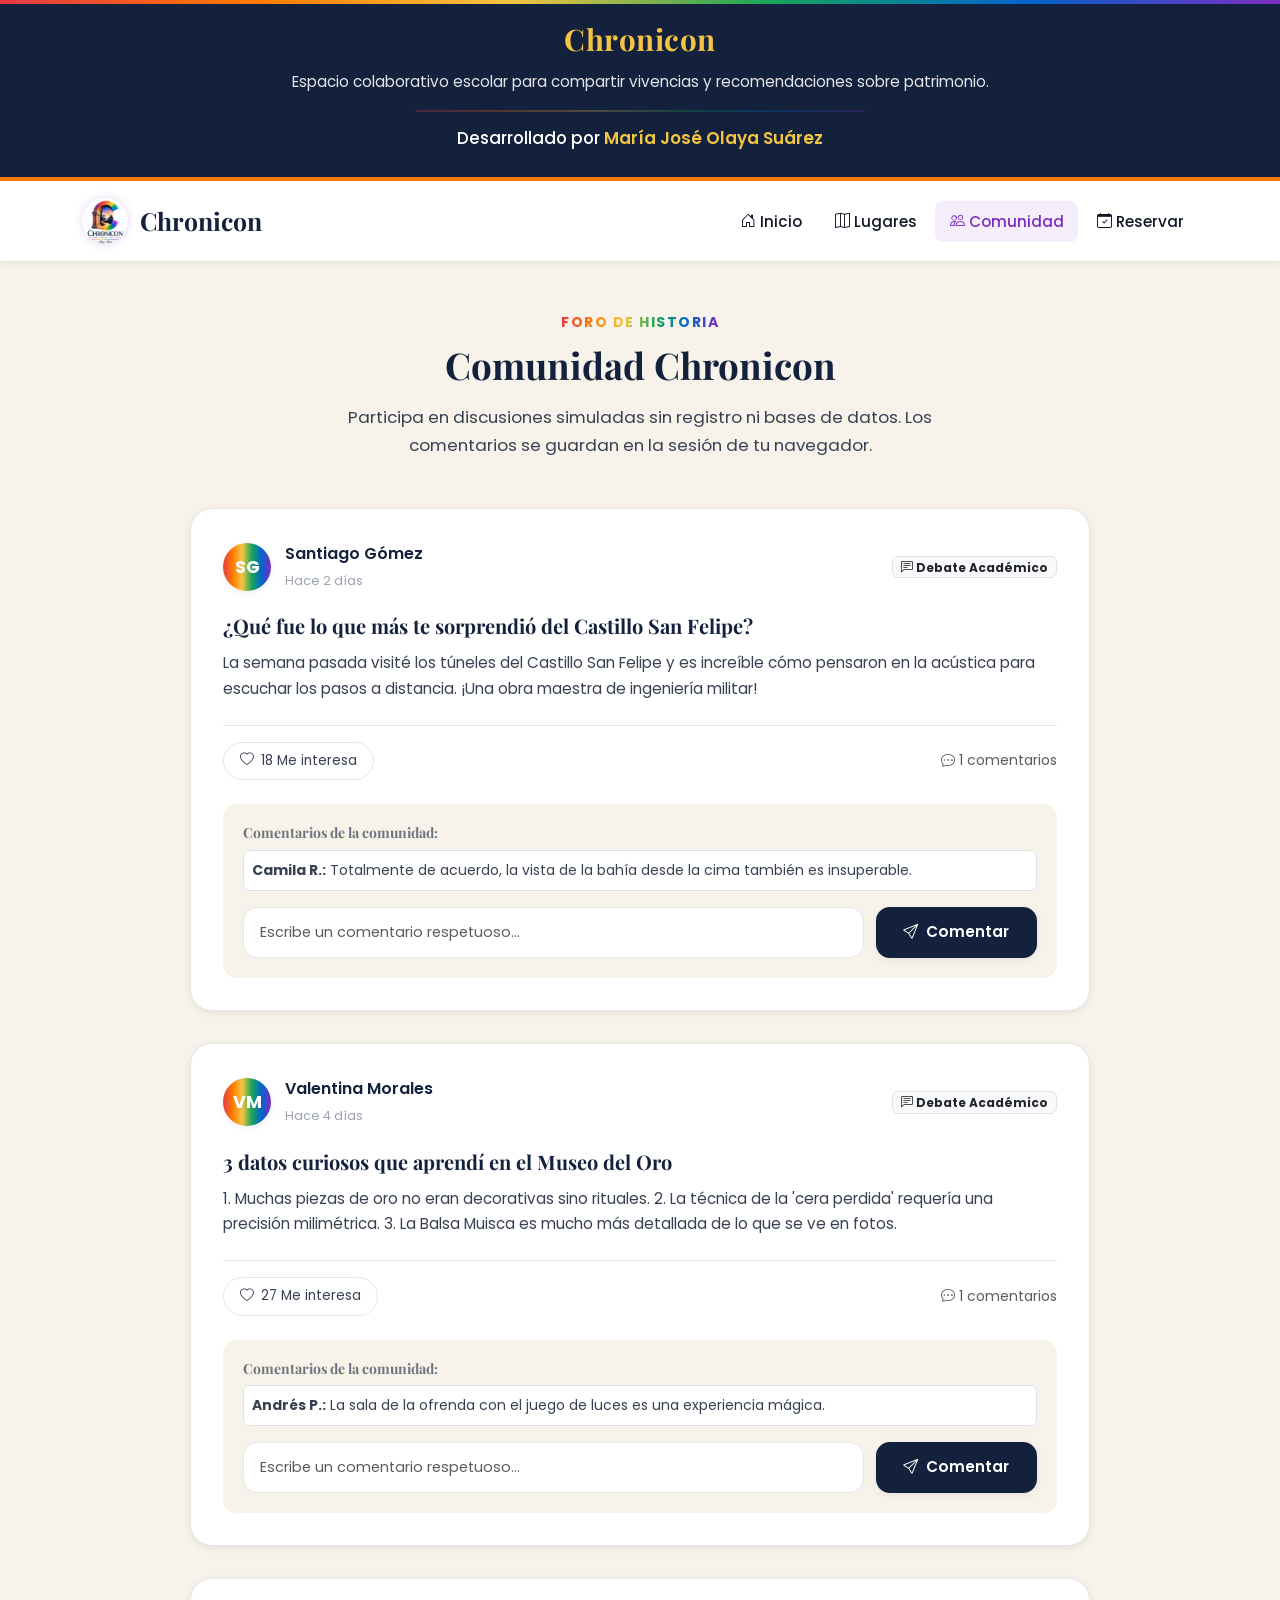
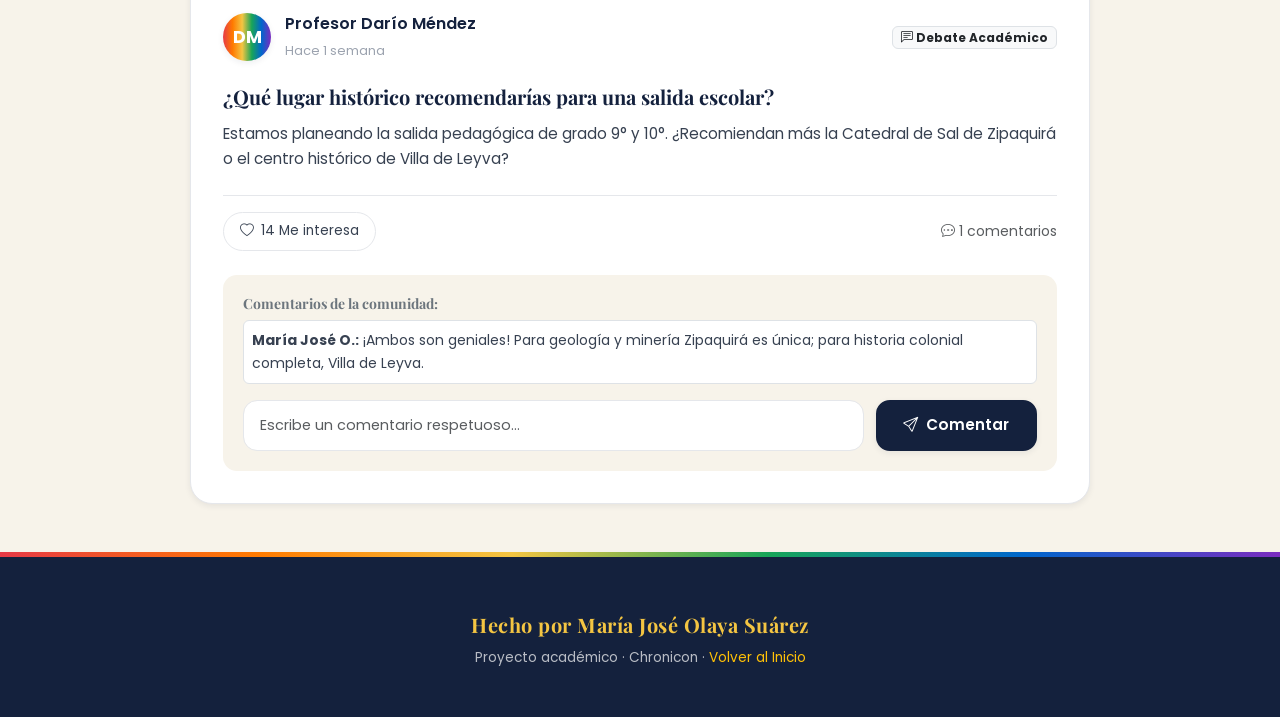
<file: pages/comunidad.html>
<!DOCTYPE html>
<html lang="es">
<head>
  <meta charset="UTF-8">
  <meta name="viewport" content="width=device-width, initial-scale=1.0">
  <title>Chronicon | Comunidad y Foro</title>
  <link rel="preconnect" href="https://fonts.googleapis.com">
  <link rel="preconnect" href="https://fonts.gstatic.com" crossorigin>
  <link href="https://fonts.googleapis.com/css2?family=Playfair+Display:ital,wght@0,600;0,700;1,600&family=Poppins:wght@300;400;500;600;700&display=swap" rel="stylesheet">
  <link href="https://cdn.jsdelivr.net/npm/bootstrap@5.3.3/dist/css/bootstrap.min.css" rel="stylesheet">
  <link rel="stylesheet" href="https://cdn.jsdelivr.net/npm/bootstrap-icons@1.11.3/font/bootstrap-icons.min.css">
  <link rel="stylesheet" href="../style.css">
</head>
<body>

  <!-- Banner Académico -->
  <div class="academic-banner">
    <div class="container">
      <h1>Chronicon</h1>
      <p class="purpose-text">Espacio colaborativo escolar para compartir vivencias y recomendaciones sobre patrimonio.</p>
      <hr class="academic-divider">
      <h2 class="author-heading">Desarrollado por <span>María José Olaya Suárez</span></h2>
    </div>
  </div>

  <!-- Navegación -->
  <nav class="navbar navbar-expand-lg main-navbar">
    <div class="container">
      <a class="navbar-brand navbar-brand-custom" href="../index.html">
        <img src="../assets/isotipos.png" alt="Isotipo Chronicon" class="brand-isotipo-img">
        Chronicon
      </a>
      <button class="navbar-toggler border-0" type="button" data-bs-toggle="collapse" data-bs-target="#navComunidad">
        <span class="navbar-toggler-icon"></span>
      </button>
      <div class="collapse navbar-collapse" id="navComunidad">
        <ul class="navbar-nav ms-auto mb-2 mb-lg-0 align-items-lg-center gap-1">
          <li class="nav-item"><a class="nav-link nav-link-custom" href="../index.html"><i class="bi bi-house-door"></i> Inicio</a></li>
          <li class="nav-item"><a class="nav-link nav-link-custom" href="lugares.html"><i class="bi bi-map"></i> Lugares</a></li>
          <li class="nav-item"><a class="nav-link nav-link-custom active" href="comunidad.html"><i class="bi bi-people"></i> Comunidad</a></li>
          <li class="nav-item"><a class="nav-link nav-link-custom" href="reserva.html"><i class="bi bi-calendar-check"></i> Reservar</a></li>
        </ul>
      </div>
    </div>
  </nav>

  <main class="py-5">
    <div class="container">
      <div class="section-header-block mb-5">
        <span class="section-subtitle-tag">Foro de Historia</span>
        <h2 class="section-title">Comunidad Chronicon</h2>
        <p class="section-description">Participa en discusiones simuladas sin registro ni bases de datos. Los comentarios se guardan en la sesión de tu navegador.</p>
      </div>

      <div id="forum-posts-container" class="community-container-flex"></div>
    </div>
  </main>

  <footer class="main-footer">
    <div class="container text-center">
      <p class="footer-exact-author-text">Hecho por María José Olaya Suárez</p>
      <p class="footer-academic-subtext">Proyecto académico · Chronicon · <a href="../index.html" class="text-warning">Volver al Inicio</a></p>
    </div>
  </footer>

  <script src="https://cdn.jsdelivr.net/npm/bootstrap@5.3.3/dist/js/bootstrap.bundle.min.js"></script>
  <script src="../script.js"></script>
</body>
</html>
</file>
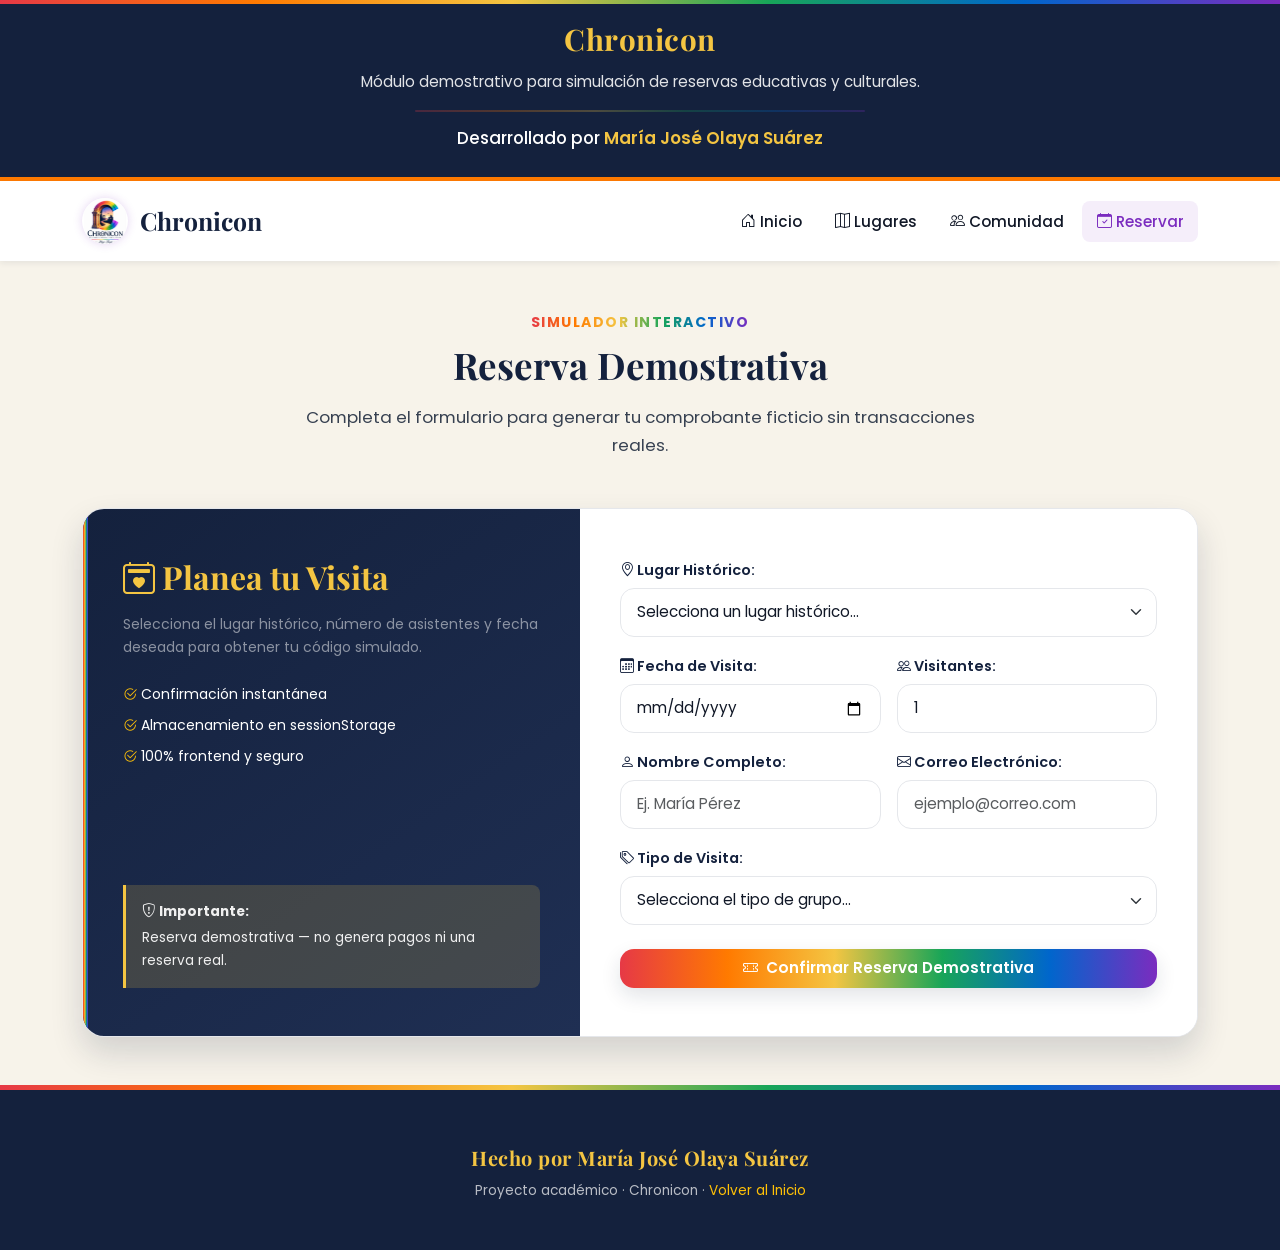
<file: pages/reserva.html>
<!DOCTYPE html>
<html lang="es">
<head>
  <meta charset="UTF-8">
  <meta name="viewport" content="width=device-width, initial-scale=1.0">
  <title>Chronicon | Reserva Demostrativa</title>
  <link rel="preconnect" href="https://fonts.googleapis.com">
  <link rel="preconnect" href="https://fonts.gstatic.com" crossorigin>
  <link href="https://fonts.googleapis.com/css2?family=Playfair+Display:ital,wght@0,600;0,700;1,600&family=Poppins:wght@300;400;500;600;700&display=swap" rel="stylesheet">
  <link href="https://cdn.jsdelivr.net/npm/bootstrap@5.3.3/dist/css/bootstrap.min.css" rel="stylesheet">
  <link rel="stylesheet" href="https://cdn.jsdelivr.net/npm/bootstrap-icons@1.11.3/font/bootstrap-icons.min.css">
  <link rel="stylesheet" href="../style.css">
</head>
<body>

  <!-- Banner Académico -->
  <div class="academic-banner">
    <div class="container">
      <h1>Chronicon</h1>
      <p class="purpose-text">Módulo demostrativo para simulación de reservas educativas y culturales.</p>
      <hr class="academic-divider">
      <h2 class="author-heading">Desarrollado por <span>María José Olaya Suárez</span></h2>
    </div>
  </div>

  <!-- Navegación -->
  <nav class="navbar navbar-expand-lg main-navbar">
    <div class="container">
      <a class="navbar-brand navbar-brand-custom" href="../index.html">
        <img src="../assets/isotipos.png" alt="Isotipo Chronicon" class="brand-isotipo-img">
        Chronicon
      </a>
      <button class="navbar-toggler border-0" type="button" data-bs-toggle="collapse" data-bs-target="#navReserva">
        <span class="navbar-toggler-icon"></span>
      </button>
      <div class="collapse navbar-collapse" id="navReserva">
        <ul class="navbar-nav ms-auto mb-2 mb-lg-0 align-items-lg-center gap-1">
          <li class="nav-item"><a class="nav-link nav-link-custom" href="../index.html"><i class="bi bi-house-door"></i> Inicio</a></li>
          <li class="nav-item"><a class="nav-link nav-link-custom" href="lugares.html"><i class="bi bi-map"></i> Lugares</a></li>
          <li class="nav-item"><a class="nav-link nav-link-custom" href="comunidad.html"><i class="bi bi-people"></i> Comunidad</a></li>
          <li class="nav-item"><a class="nav-link nav-link-custom active" href="reserva.html"><i class="bi bi-calendar-check"></i> Reservar</a></li>
        </ul>
      </div>
    </div>
  </nav>

  <main class="py-5">
    <div class="container">
      <div class="section-header-block mb-5">
        <span class="section-subtitle-tag">Simulador Interactivo</span>
        <h2 class="section-title">Reserva Demostrativa</h2>
        <p class="section-description">Completa el formulario para generar tu comprobante ficticio sin transacciones reales.</p>
      </div>

      <div class="booking-wrapper">
        <div class="booking-info-panel">
          <div>
            <h3><i class="bi bi-calendar2-heart"></i> Planea tu Visita</h3>
            <p class="small text-white-50">Selecciona el lugar histórico, número de asistentes y fecha deseada para obtener tu código simulado.</p>
            <ul class="list-unstyled small text-white mt-4">
              <li class="mb-2"><i class="bi bi-check2-circle text-warning"></i> Confirmación instantánea</li>
              <li class="mb-2"><i class="bi bi-check2-circle text-warning"></i> Almacenamiento en sessionStorage</li>
              <li class="mb-2"><i class="bi bi-check2-circle text-warning"></i> 100% frontend y seguro</li>
            </ul>
          </div>
          <div class="booking-notice-badge">
            <strong><i class="bi bi-shield-exclamation"></i> Importante:</strong>
            <p class="mb-0 mt-1">Reserva demostrativa — no genera pagos ni una reserva real.</p>
          </div>
        </div>

        <div class="booking-form-panel">
          <div id="booking-alert" class="d-none"></div>

          <form id="booking-form">
            <div class="row g-3">
              <div class="col-12">
                <label for="booking-place" class="form-label form-label-custom"><i class="bi bi-geo-alt"></i> Lugar Histórico:</label>
                <select id="booking-place" class="form-select form-control-custom" required></select>
              </div>
              <div class="col-md-6">
                <label for="booking-date" class="form-label form-label-custom"><i class="bi bi-calendar3"></i> Fecha de Visita:</label>
                <input type="date" id="booking-date" class="form-control form-control-custom" required>
              </div>
              <div class="col-md-6">
                <label for="booking-visitors" class="form-label form-label-custom"><i class="bi bi-people"></i> Visitantes:</label>
                <input type="number" id="booking-visitors" class="form-control form-control-custom" min="1" max="50" value="1" required>
              </div>
              <div class="col-md-6">
                <label for="booking-name" class="form-label form-label-custom"><i class="bi bi-person"></i> Nombre Completo:</label>
                <input type="text" id="booking-name" class="form-control form-control-custom" placeholder="Ej. María Pérez" required>
              </div>
              <div class="col-md-6">
                <label for="booking-email" class="form-label form-label-custom"><i class="bi bi-envelope"></i> Correo Electrónico:</label>
                <input type="email" id="booking-email" class="form-control form-control-custom" placeholder="ejemplo@correo.com" required>
              </div>
              <div class="col-12">
                <label for="booking-type" class="form-label form-label-custom"><i class="bi bi-tags"></i> Tipo de Visita:</label>
                <select id="booking-type" class="form-select form-control-custom" required>
                  <option value="" selected disabled>Selecciona el tipo de grupo...</option>
                  <option value="Individual">Individual (1 persona)</option>
                  <option value="Familiar">Familiar (2 a 6 personas)</option>
                  <option value="Escolar">Escolar / Pedagógica</option>
                </select>
              </div>
              <div class="col-12 mt-4">
                <button type="submit" class="btn btn-chronicon-rainbow w-100 py-2">
                  <i class="bi bi-ticket-perforated"></i> Confirmar Reserva Demostrativa
                </button>
              </div>
            </div>
          </form>

          <div id="booking-voucher" class="booking-voucher-card">
            <div class="voucher-header">
              <div>
                <h5 class="fw-bold text-primary mb-0"><i class="bi bi-check-circle-fill text-success"></i> ¡Reserva Demostrativa Exitosa!</h5>
                <small class="text-muted">Proyecto académico Chronicon</small>
              </div>
              <div class="voucher-code" id="voucher-code-display">RH-0000</div>
            </div>
            <div id="voucher-details-display"></div>
            <div class="mt-3 pt-2 border-top d-flex justify-content-between align-items-center">
              <small class="text-danger">Demostración académica.</small>
              <button class="btn btn-sm btn-outline-secondary" onclick="reiniciarReserva()">
                <i class="bi bi-arrow-repeat"></i> Nueva Reserva
              </button>
            </div>
          </div>
        </div>
      </div>
    </div>
  </main>

  <footer class="main-footer">
    <div class="container text-center">
      <p class="footer-exact-author-text">Hecho por María José Olaya Suárez</p>
      <p class="footer-academic-subtext">Proyecto académico · Chronicon · <a href="../index.html" class="text-warning">Volver al Inicio</a></p>
    </div>
  </footer>

  <script src="https://cdn.jsdelivr.net/npm/bootstrap@5.3.3/dist/js/bootstrap.bundle.min.js"></script>
  <script src="../script.js"></script>
</body>
</html>
</file>
<file: style.css>
/* ==========================================================================
   CHRONICON - ESTILOS CSS PRINCIPALES (V2 - EDICIÓN IDENTIDAD, DIVERSIDAD Y ARTE)
   Proyecto Académico de Historia, Patrimonio Cultural y Diversidad
   Desarrollado por: María José Olaya Suárez
   ========================================================================== */

/* --------------------------------------------------------------------------
   1. VARIABLES CSS (PALETA DIVERSIDAD LGBTQ+ Y PATRIMONIO)
   -------------------------------------------------------------------------- */
:root {
  /* Paleta Oficial Solicitada */
  --color-primary: #14213D;      /* Fondo principal / Azul profundo */
  --color-energy: #E63946;       /* Energía / Rojo coral */
  --color-explore: #FF7A00;      /* Exploración / Naranja vibrante */
  --color-heritage: #F4C542;     /* Patrimonio / Amarillo dorado */
  --color-nature: #18A558;       /* Naturaleza / Verde esmeralda */
  --color-culture: #0066CC;      /* Cultura / Azul real */
  --color-diversity: #7B2CBF;    /* Diversidad / Púrpura */
  --color-bg-light: #F7F3EA;     /* Fondos claros / Crema suave */
  
  --color-white: #FFFFFF;
  --color-text: #374151;
  --color-text-dark: #111827;
  --color-border: #E5E7EB;

  /* Gradiente Arcoíris / Diversidad Emblemático */
  --gradient-rainbow: linear-gradient(90deg, #E63946 0%, #FF7A00 20%, #F4C542 40%, #18A558 60%, #0066CC 80%, #7B2CBF 100%);
  --gradient-rainbow-subtle: linear-gradient(135deg, rgba(230,57,70,0.08), rgba(255,122,0,0.08), rgba(244,197,66,0.08), rgba(24,165,88,0.08), rgba(0,102,204,0.08), rgba(123,44,191,0.08));
  --gradient-card-dark: linear-gradient(145deg, #14213D, #1f2f53);

  --font-heading: 'Playfair Display', Georgia, serif;
  --font-body: 'Poppins', -apple-system, BlinkMacSystemFont, 'Segoe UI', Roboto, sans-serif;

  --shadow-sm: 0 2px 6px rgba(20, 33, 61, 0.08);
  --shadow-md: 0 8px 20px rgba(20, 33, 61, 0.12);
  --shadow-lg: 0 16px 32px rgba(20, 33, 61, 0.16);
  --shadow-rainbow: 0 8px 24px rgba(123, 44, 191, 0.18);

  --radius-sm: 8px;
  --radius-md: 14px;
  --radius-lg: 22px;
  --radius-full: 9999px;

  --transition-smooth: all 0.3s cubic-bezier(0.4, 0, 0.2, 1);
}

/* --------------------------------------------------------------------------
   2. RESET Y ESTILOS BASE
   -------------------------------------------------------------------------- */
* {
  margin: 0;
  padding: 0;
  box-sizing: border-box;
}

body {
  font-family: var(--font-body);
  color: var(--color-text);
  background-color: var(--color-bg-light);
  line-height: 1.65;
  font-size: 1rem;
  overflow-x: hidden;
}

h1, h2, h3, h4, h5, h6 {
  font-family: var(--font-heading);
  color: var(--color-primary);
  font-weight: 700;
  line-height: 1.25;
}

a {
  color: var(--color-culture);
  text-decoration: none;
  transition: var(--transition-smooth);
}

a:hover {
  color: var(--color-diversity);
}

img {
  max-width: 100%;
  height: auto;
  display: block;
}

/* Línea decorativa arcoíris */
.rainbow-strip {
  height: 5px;
  background: var(--gradient-rainbow);
  width: 100%;
}

/* --------------------------------------------------------------------------
   3. BANNER ACADÉMICO OBLIGATORIO CON BORDE VIBRANTE
   -------------------------------------------------------------------------- */
.academic-banner {
  background-color: var(--color-primary);
  color: var(--color-white);
  padding: 1.25rem 1rem;
  border-bottom: 4px solid var(--color-explore);
  position: relative;
}

.academic-banner::before {
  content: '';
  position: absolute;
  top: 0;
  left: 0;
  width: 100%;
  height: 4px;
  background: var(--gradient-rainbow);
}

.academic-banner .container {
  display: flex;
  flex-direction: column;
  align-items: center;
  justify-content: center;
  text-align: center;
  gap: 0.5rem;
}

.academic-banner h1 {
  font-size: 1.85rem;
  color: var(--color-heritage);
  margin-bottom: 0.25rem;
  letter-spacing: 0.5px;
  display: inline-flex;
  align-items: center;
  gap: 0.5rem;
}

.academic-banner p.purpose-text {
  font-size: 0.95rem;
  color: rgba(255, 255, 255, 0.88);
  max-width: 850px;
  margin: 0 auto;
}

.academic-divider {
  width: 100%;
  max-width: 450px;
  border: 0;
  height: 2px;
  background: var(--gradient-rainbow);
  margin: 0.5rem auto;
  border-radius: var(--radius-full);
}

.academic-banner h2.author-heading {
  font-size: 1.05rem;
  font-family: var(--font-body);
  font-weight: 500;
  color: var(--color-white);
}

.academic-banner h2.author-heading span {
  color: var(--color-heritage);
  font-weight: 600;
}

/* --------------------------------------------------------------------------
   4. NAVEGACIÓN PRINCIPAL (NAV) CON LOGO E ISOTIPO
   -------------------------------------------------------------------------- */
.main-navbar {
  background-color: var(--color-white);
  box-shadow: var(--shadow-sm);
  padding: 0.75rem 0;
  position: sticky;
  top: 0;
  z-index: 1030;
  transition: var(--transition-smooth);
}

.navbar-brand-custom {
  display: flex;
  align-items: center;
  gap: 0.75rem;
  font-family: var(--font-heading);
  font-size: 1.55rem;
  font-weight: 700;
  color: var(--color-primary) !important;
}

.brand-isotipo-img {
  width: 46px;
  height: 46px;
  object-fit: contain;
  border-radius: var(--radius-full);
  box-shadow: 0 0 10px rgba(123, 44, 191, 0.2);
  transition: var(--transition-smooth);
}

.navbar-brand-custom:hover .brand-isotipo-img {
  transform: rotate(12deg) scale(1.08);
}

.nav-link-custom {
  font-family: var(--font-body);
  font-size: 0.95rem;
  font-weight: 500;
  color: var(--color-text-dark) !important;
  padding: 0.5rem 0.9rem !important;
  border-radius: var(--radius-sm);
  transition: var(--transition-smooth);
}

.nav-link-custom:hover,
.nav-link-custom.active {
  color: var(--color-diversity) !important;
  background-color: rgba(123, 44, 191, 0.08);
}

/* --------------------------------------------------------------------------
   5. BOTONES Y COMPONENTES
   -------------------------------------------------------------------------- */
.btn-chronicon-primary {
  background-color: var(--color-primary);
  color: var(--color-white);
  font-family: var(--font-body);
  font-weight: 600;
  font-size: 0.95rem;
  padding: 0.75rem 1.6rem;
  border: 2px solid var(--color-primary);
  border-radius: var(--radius-md);
  box-shadow: var(--shadow-sm);
  transition: var(--transition-smooth);
  display: inline-flex;
  align-items: center;
  justify-content: center;
  gap: 0.5rem;
}

.btn-chronicon-primary:hover {
  background-color: var(--color-diversity);
  border-color: var(--color-diversity);
  color: var(--color-white);
  transform: translateY(-2px);
  box-shadow: var(--shadow-rainbow);
}

.btn-chronicon-rainbow {
  background: var(--gradient-rainbow);
  color: var(--color-white);
  font-family: var(--font-body);
  font-weight: 600;
  font-size: 0.95rem;
  padding: 0.75rem 1.6rem;
  border: none;
  border-radius: var(--radius-md);
  box-shadow: var(--shadow-md);
  transition: var(--transition-smooth);
  display: inline-flex;
  align-items: center;
  justify-content: center;
  gap: 0.5rem;
}

.btn-chronicon-rainbow:hover {
  color: var(--color-white);
  transform: translateY(-2px) scale(1.02);
  box-shadow: 0 10px 25px rgba(230, 57, 70, 0.35);
}

.btn-chronicon-accent {
  background-color: var(--color-heritage);
  color: var(--color-primary);
  font-family: var(--font-body);
  font-weight: 600;
  font-size: 0.95rem;
  padding: 0.75rem 1.6rem;
  border: 2px solid var(--color-heritage);
  border-radius: var(--radius-md);
  box-shadow: var(--shadow-sm);
  transition: var(--transition-smooth);
  display: inline-flex;
  align-items: center;
  justify-content: center;
  gap: 0.5rem;
}

.btn-chronicon-accent:hover {
  background-color: var(--color-explore);
  border-color: var(--color-explore);
  color: var(--color-white);
  transform: translateY(-2px);
  box-shadow: var(--shadow-md);
}

.btn-chronicon-outline {
  background-color: transparent;
  color: var(--color-primary);
  font-family: var(--font-body);
  font-weight: 600;
  font-size: 0.95rem;
  padding: 0.75rem 1.6rem;
  border: 2px solid var(--color-primary);
  border-radius: var(--radius-md);
  transition: var(--transition-smooth);
  display: inline-flex;
  align-items: center;
  justify-content: center;
  gap: 0.5rem;
}

.btn-chronicon-outline:hover {
  background-color: var(--color-primary);
  color: var(--color-white);
  transform: translateY(-2px);
  box-shadow: var(--shadow-sm);
}

/* Badges con categorías coloreadas según los pilares */
.badge-category {
  color: var(--color-white);
  font-size: 0.75rem;
  font-weight: 600;
  padding: 0.35rem 0.85rem;
  border-radius: var(--radius-full);
  text-transform: uppercase;
  letter-spacing: 0.5px;
  box-shadow: var(--shadow-sm);
}

.badge-cat-energy { background-color: var(--color-energy); }
.badge-cat-explore { background-color: var(--color-explore); }
.badge-cat-heritage { background-color: #d19f18; }
.badge-cat-nature { background-color: var(--color-nature); }
.badge-cat-culture { background-color: var(--color-culture); }
.badge-cat-diversity { background-color: var(--color-diversity); }

.badge-tag {
  background-color: rgba(244, 197, 66, 0.22);
  color: #8c6812;
  font-size: 0.8rem;
  font-weight: 600;
  padding: 0.3rem 0.7rem;
  border-radius: var(--radius-sm);
}

/* --------------------------------------------------------------------------
   6. HEADER & HERO SECTION
   -------------------------------------------------------------------------- */
.hero-header {
  background: linear-gradient(135deg, rgba(20, 33, 61, 0.94), rgba(20, 33, 61, 0.86)),
              url('https://images.unsplash.com/photo-1583531352515-8884af319dc1?auto=format&fit=crop&w=1600&q=80') center/cover no-repeat;
  color: var(--color-white);
  padding: 4.5rem 0 4rem;
  position: relative;
  overflow: hidden;
}

.hero-header::after {
  content: '';
  position: absolute;
  bottom: 0;
  left: 0;
  width: 100%;
  height: 6px;
  background: var(--gradient-rainbow);
}

.hero-content-wrapper {
  display: flex;
  align-items: center;
  justify-content: space-between;
  gap: 3rem;
  flex-wrap: wrap;
}

.hero-text-block {
  flex: 1 1 500px;
}

.hero-tagline {
  display: inline-flex;
  align-items: center;
  gap: 0.5rem;
  background: rgba(255, 255, 255, 0.12);
  border: 1px solid rgba(244, 197, 66, 0.5);
  color: var(--color-heritage);
  padding: 0.4rem 1.1rem;
  border-radius: var(--radius-full);
  font-size: 0.85rem;
  font-weight: 600;
  margin-bottom: 1.25rem;
  text-transform: uppercase;
  letter-spacing: 1px;
}

.hero-title {
  font-size: 2.9rem;
  color: var(--color-white);
  margin-bottom: 1.25rem;
  line-height: 1.15;
}

.hero-title span {
  background: var(--gradient-rainbow);
  -webkit-background-clip: text;
  -webkit-text-fill-color: transparent;
  font-style: italic;
}

.hero-description {
  font-size: 1.15rem;
  color: rgba(255, 255, 255, 0.92);
  margin-bottom: 2rem;
  max-width: 580px;
}

.hero-cta-group {
  display: flex;
  gap: 1rem;
  flex-wrap: wrap;
  align-items: center;
}

.hero-graphics-showcase {
  flex: 1 1 360px;
  max-width: 440px;
  background: rgba(255, 255, 255, 0.08);
  backdrop-filter: blur(12px);
  border: 1.5px solid rgba(255, 255, 255, 0.2);
  border-radius: var(--radius-lg);
  padding: 1.75rem;
  box-shadow: var(--shadow-lg);
  text-align: center;
}

.hero-emblem-wrapper {
  background: var(--gradient-rainbow-subtle);
  border-radius: var(--radius-md);
  padding: 1rem;
  margin-bottom: 1.25rem;
  border: 1px dashed rgba(244, 197, 66, 0.4);
}

.hero-emblem-wrapper img {
  border-radius: var(--radius-md);
  max-height: 180px;
  margin: 0 auto;
  object-fit: contain;
}

/* --------------------------------------------------------------------------
   7. SECCIÓN DE ESTADÍSTICAS Y PILARES DE COLOR (FLEXBOX OBLIGATORIO)
   -------------------------------------------------------------------------- */
.stats-section {
  padding: 3rem 0;
  background-color: var(--color-white);
  border-bottom: 1px solid var(--color-border);
}

.stats-flex-container {
  display: flex;
  justify-content: space-around;
  align-items: center;
  flex-wrap: wrap;
  gap: 1.75rem;
}

.stat-item {
  display: flex;
  align-items: center;
  gap: 1.1rem;
  padding: 1rem 1.4rem;
  border-radius: var(--radius-md);
  background-color: var(--color-bg-light);
  border-left: 4px solid var(--color-explore);
  transition: var(--transition-smooth);
  flex: 1 1 240px;
}

.stat-item:nth-child(1) { border-left-color: var(--color-energy); }
.stat-item:nth-child(2) { border-left-color: var(--color-heritage); }
.stat-item:nth-child(3) { border-left-color: var(--color-nature); }
.stat-item:nth-child(4) { border-left-color: var(--color-diversity); }

.stat-item:hover {
  transform: translateY(-4px);
  box-shadow: var(--shadow-md);
}

.stat-icon {
  width: 52px;
  height: 52px;
  border-radius: var(--radius-md);
  display: flex;
  align-items: center;
  justify-content: center;
  font-size: 1.6rem;
}

.stat-item:nth-child(1) .stat-icon { background: rgba(230, 57, 70, 0.12); color: var(--color-energy); }
.stat-item:nth-child(2) .stat-icon { background: rgba(244, 197, 66, 0.2); color: #b8860b; }
.stat-item:nth-child(3) .stat-icon { background: rgba(24, 165, 88, 0.12); color: var(--color-nature); }
.stat-item:nth-child(4) .stat-icon { background: rgba(123, 44, 191, 0.12); color: var(--color-diversity); }

.stat-number {
  font-family: var(--font-heading);
  font-size: 1.75rem;
  font-weight: 700;
  color: var(--color-primary);
  line-height: 1;
  margin-bottom: 0.25rem;
}

.stat-label {
  font-size: 0.85rem;
  color: var(--color-text);
  font-weight: 500;
}

/* --------------------------------------------------------------------------
   8. GALERÍA DE ISOTIPOS GRÁFICOS (NUEVA SECCIÓN DE ARTE)
   -------------------------------------------------------------------------- */
.section-emblems-gallery {
  padding: 3.5rem 0;
  background: var(--gradient-rainbow-subtle);
  border-bottom: 1px solid var(--color-border);
}

.emblems-grid {
  display: flex;
  justify-content: center;
  align-items: center;
  flex-wrap: wrap;
  gap: 2rem;
  margin-top: 2rem;
}

.emblem-card {
  background: var(--color-white);
  padding: 1.5rem;
  border-radius: var(--radius-lg);
  box-shadow: var(--shadow-sm);
  border: 1px solid var(--color-border);
  text-align: center;
  flex: 1 1 220px;
  max-width: 260px;
  transition: var(--transition-smooth);
}

.emblem-card:hover {
  transform: translateY(-6px);
  box-shadow: var(--shadow-md);
  border-color: var(--color-diversity);
}

.emblem-card img {
  height: 90px;
  margin: 0 auto 1rem;
  object-fit: contain;
  transition: transform 0.4s ease;
}

.emblem-card:hover img {
  transform: scale(1.1) rotate(5deg);
}

.emblem-card h5 {
  font-size: 1.1rem;
  margin-bottom: 0.25rem;
  color: var(--color-primary);
}

.emblem-card p {
  font-size: 0.8rem;
  color: var(--color-text);
  margin-bottom: 0;
}

/* --------------------------------------------------------------------------
   9. SECCIÓN DE LUGARES HISTÓRICOS (CARDS CON FLEXBOX OBLIGATORIO)
   -------------------------------------------------------------------------- */
.section-places {
  padding: 5rem 0;
}

.section-header-block {
  text-align: center;
  margin-bottom: 3.5rem;
}

.section-subtitle-tag {
  background: var(--gradient-rainbow);
  -webkit-background-clip: text;
  -webkit-text-fill-color: transparent;
  font-size: 0.88rem;
  font-weight: 700;
  text-transform: uppercase;
  letter-spacing: 1.5px;
  display: inline-block;
  margin-bottom: 0.5rem;
}

.section-title {
  font-size: 2.3rem;
  color: var(--color-primary);
  margin-bottom: 1rem;
}

.section-description {
  max-width: 680px;
  margin: 0 auto;
  color: var(--color-text);
  font-size: 1.05rem;
}

/* Grilla Flexbox para las tarjetas */
.places-flex-grid {
  display: flex;
  justify-content: center;
  align-items: stretch;
  flex-wrap: wrap;
  gap: 2rem;
}

.place-card-article {
  flex: 1 1 calc(33.333% - 2rem);
  min-width: 300px;
  max-width: 380px;
  background-color: var(--color-white);
  border-radius: var(--radius-lg);
  border: 1px solid var(--color-border);
  box-shadow: var(--shadow-sm);
  display: flex;
  flex-direction: column;
  overflow: hidden;
  position: relative;
  transition: transform 0.3s ease, box-shadow 0.3s ease, border-color 0.3s ease;
}

.place-card-article:hover {
  transform: translateY(-8px);
  box-shadow: var(--shadow-lg);
  border-color: rgba(123, 44, 191, 0.4);
}

.place-image-box {
  position: relative;
  height: 220px;
  overflow: hidden;
}

.place-image-box img {
  width: 100%;
  height: 100%;
  object-fit: cover;
  transition: transform 0.5s ease;
}

.place-card-article:hover .place-image-box img {
  transform: scale(1.08);
}

.floating-badge {
  position: absolute;
  top: 1rem;
  right: 1rem;
  z-index: 2;
}

.floating-location {
  position: absolute;
  bottom: 0.85rem;
  left: 1rem;
  z-index: 2;
  background-color: rgba(20, 33, 61, 0.82);
  backdrop-filter: blur(4px);
  color: var(--color-white);
  padding: 0.25rem 0.75rem;
  border-radius: var(--radius-sm);
  font-size: 0.8rem;
  display: flex;
  align-items: center;
  gap: 0.35rem;
}

.place-card-body {
  padding: 1.5rem;
  display: flex;
  flex-direction: column;
  flex-grow: 1;
}

.place-card-title {
  font-size: 1.35rem;
  margin-bottom: 0.65rem;
  color: var(--color-primary);
}

.place-card-summary {
  font-size: 0.92rem;
  color: var(--color-text);
  margin-bottom: 1.25rem;
  flex-grow: 1;
}

.place-card-meta {
  display: flex;
  align-items: center;
  justify-content: space-between;
  margin-bottom: 1.25rem;
  padding-top: 0.75rem;
  border-top: 1px dashed var(--color-border);
}

.place-card-actions {
  display: flex;
  gap: 0.65rem;
}

.place-card-actions .btn {
  flex: 1;
  font-size: 0.85rem;
  padding: 0.6rem 0.5rem;
}

/* --------------------------------------------------------------------------
   10. SECCIÓN "¿POR QUÉ VISITAR?" Y ASIDE EDUCATIVO
   -------------------------------------------------------------------------- */
.section-features-aside {
  padding: 5rem 0;
  background-color: var(--color-white);
}

.features-layout-flex {
  display: flex;
  align-items: flex-start;
  justify-content: space-between;
  flex-wrap: wrap;
  gap: 3rem;
}

.features-main-content {
  flex: 1 1 600px;
}

.feature-pill-box {
  display: flex;
  gap: 1.25rem;
  margin-bottom: 1.75rem;
  background-color: var(--color-bg-light);
  padding: 1.25rem;
  border-radius: var(--radius-md);
  border-left: 4px solid var(--color-energy);
  transition: var(--transition-smooth);
}

.feature-pill-box:nth-child(2) { border-left-color: var(--color-explore); }
.feature-pill-box:nth-child(3) { border-left-color: var(--color-nature); }
.feature-pill-box:nth-child(4) { border-left-color: var(--color-diversity); }

.feature-pill-box:hover {
  transform: translateX(6px);
  background-color: #f1ebd9;
}

.feature-pill-icon {
  width: 48px;
  height: 48px;
  border-radius: var(--radius-md);
  display: flex;
  align-items: center;
  justify-content: center;
  font-size: 1.35rem;
  flex-shrink: 0;
  color: var(--color-white);
}

.feature-pill-box:nth-child(1) .feature-pill-icon { background-color: var(--color-energy); }
.feature-pill-box:nth-child(2) .feature-pill-icon { background-color: var(--color-explore); }
.feature-pill-box:nth-child(3) .feature-pill-icon { background-color: var(--color-nature); }
.feature-pill-box:nth-child(4) .feature-pill-icon { background-color: var(--color-diversity); }

/* Aside con datos curiosos y consejos de viaje */
.sidebar-aside-card {
  flex: 1 1 320px;
  background: var(--gradient-card-dark);
  color: var(--color-white);
  padding: 2.25rem;
  border-radius: var(--radius-lg);
  box-shadow: var(--shadow-md);
  position: relative;
  overflow: hidden;
  border-top: 4px solid var(--color-explore);
}

.sidebar-aside-card h3 {
  color: var(--color-heritage);
  font-size: 1.4rem;
  margin-bottom: 1.25rem;
  display: flex;
  align-items: center;
  gap: 0.5rem;
}

.curiosity-item {
  background-color: rgba(255, 255, 255, 0.08);
  border-left: 3px solid var(--color-heritage);
  padding: 1rem;
  border-radius: 0 var(--radius-sm) var(--radius-sm) 0;
  margin-bottom: 1.25rem;
}

.curiosity-item h4 {
  font-size: 1rem;
  color: var(--color-white);
  margin-bottom: 0.35rem;
  font-family: var(--font-body);
  font-weight: 600;
}

.curiosity-item p {
  font-size: 0.88rem;
  color: rgba(255, 255, 255, 0.88);
  margin-bottom: 0;
}

/* --------------------------------------------------------------------------
   11. SECCIÓN COMUNIDAD / FORO SIMULADO
   -------------------------------------------------------------------------- */
.section-community {
  padding: 5rem 0;
  background-color: var(--color-bg-light);
}

.community-container-flex {
  display: flex;
  flex-direction: column;
  gap: 2rem;
  max-width: 900px;
  margin: 0 auto;
}

.forum-post-card {
  background-color: var(--color-white);
  border-radius: var(--radius-lg);
  padding: 2rem;
  border: 1px solid var(--color-border);
  box-shadow: var(--shadow-sm);
  transition: var(--transition-smooth);
}

.forum-post-card:hover {
  box-shadow: var(--shadow-md);
  border-color: rgba(123, 44, 191, 0.3);
}

.forum-post-header {
  display: flex;
  align-items: center;
  justify-content: space-between;
  margin-bottom: 1.25rem;
  flex-wrap: wrap;
  gap: 0.75rem;
}

.forum-author-info {
  display: flex;
  align-items: center;
  gap: 0.85rem;
}

.forum-avatar {
  width: 48px;
  height: 48px;
  border-radius: var(--radius-full);
  background: var(--gradient-rainbow);
  color: var(--color-white);
  display: flex;
  align-items: center;
  justify-content: center;
  font-weight: 700;
  font-size: 1.1rem;
  box-shadow: var(--shadow-sm);
}

.forum-author-name {
  font-weight: 600;
  color: var(--color-primary);
  font-size: 1rem;
  margin-bottom: 0;
}

.forum-post-date {
  font-size: 0.8rem;
  color: #9CA3AF;
}

.forum-post-title {
  font-size: 1.25rem;
  color: var(--color-primary);
  margin-bottom: 0.75rem;
}

.forum-post-body {
  font-size: 0.95rem;
  color: var(--color-text);
  margin-bottom: 1.5rem;
}

.forum-post-actions {
  display: flex;
  align-items: center;
  justify-content: space-between;
  padding-top: 1rem;
  border-top: 1px solid var(--color-border);
  flex-wrap: wrap;
  gap: 1rem;
}

.forum-reaction-btn {
  background: transparent;
  border: 1px solid var(--color-border);
  padding: 0.45rem 1rem;
  border-radius: var(--radius-full);
  font-size: 0.85rem;
  color: var(--color-text);
  cursor: pointer;
  display: flex;
  align-items: center;
  gap: 0.45rem;
  transition: var(--transition-smooth);
}

.forum-reaction-btn:hover,
.forum-reaction-btn.liked {
  background-color: rgba(230, 57, 70, 0.12);
  color: var(--color-energy);
  border-color: var(--color-energy);
}

.forum-comments-box {
  margin-top: 1.5rem;
  background-color: var(--color-bg-light);
  padding: 1.25rem;
  border-radius: var(--radius-md);
}

.comment-input-group {
  display: flex;
  gap: 0.75rem;
  margin-top: 1rem;
}

.comment-input-group input {
  flex-grow: 1;
  border: 1.5px solid var(--color-border);
  border-radius: var(--radius-md);
  padding: 0.6rem 1rem;
  font-size: 0.9rem;
}

/* --------------------------------------------------------------------------
   12. SECCIÓN DE RESERVA DEMOSTRATIVA
   -------------------------------------------------------------------------- */
.section-booking {
  padding: 5rem 0;
  background-color: var(--color-white);
}

.booking-wrapper {
  display: flex;
  align-items: stretch;
  justify-content: space-between;
  flex-wrap: wrap;
  background-color: var(--color-white);
  border: 1px solid var(--color-border);
  border-radius: var(--radius-lg);
  box-shadow: var(--shadow-lg);
  overflow: hidden;
}

.booking-info-panel {
  flex: 1 1 380px;
  background: var(--gradient-card-dark);
  color: var(--color-white);
  padding: 3rem 2.5rem;
  display: flex;
  flex-direction: column;
  justify-content: space-between;
  position: relative;
}

.booking-info-panel::before {
  content: '';
  position: absolute;
  top: 0;
  left: 0;
  width: 5px;
  height: 100%;
  background: var(--gradient-rainbow);
}

.booking-info-panel h3 {
  color: var(--color-heritage);
  font-size: 2rem;
  margin-bottom: 1rem;
}

.booking-notice-badge {
  background-color: rgba(244, 197, 66, 0.18);
  border-left: 3px solid var(--color-heritage);
  padding: 1rem;
  border-radius: 0 var(--radius-sm) var(--radius-sm) 0;
  margin-top: 1.5rem;
  font-size: 0.85rem;
  color: rgba(255, 255, 255, 0.92);
}

.booking-form-panel {
  flex: 1 1 500px;
  padding: 3rem 2.5rem;
  background-color: var(--color-white);
}

.form-label-custom {
  font-weight: 600;
  font-size: 0.9rem;
  color: var(--color-primary);
  margin-bottom: 0.35rem;
}

.form-control-custom {
  border: 1.5px solid var(--color-border);
  border-radius: var(--radius-md);
  padding: 0.75rem 1rem;
  font-size: 0.95rem;
  color: var(--color-text-dark);
  transition: var(--transition-smooth);
}

.form-control-custom:focus {
  border-color: var(--color-diversity);
  box-shadow: 0 0 0 3px rgba(123, 44, 191, 0.18);
  outline: none;
}

/* Voucher de confirmación simulada */
.booking-voucher-card {
  display: none;
  background: linear-gradient(to right bottom, #ffffff, #faf8f5);
  border: 2px dashed var(--color-explore);
  border-radius: var(--radius-md);
  padding: 1.75rem;
  margin-top: 1.5rem;
  box-shadow: var(--shadow-md);
  animation: fadeInVoucher 0.5s ease-in-out;
}

@keyframes fadeInVoucher {
  from { opacity: 0; transform: translateY(10px); }
  to { opacity: 1; transform: translateY(0); }
}

.voucher-header {
  display: flex;
  justify-content: space-between;
  align-items: center;
  border-bottom: 1px solid var(--color-border);
  padding-bottom: 0.75rem;
  margin-bottom: 1rem;
}

.voucher-code {
  font-family: monospace;
  font-size: 1.35rem;
  font-weight: 700;
  color: var(--color-energy);
  background-color: rgba(230, 57, 70, 0.12);
  padding: 0.35rem 0.85rem;
  border-radius: var(--radius-sm);
}

/* --------------------------------------------------------------------------
   13. SECCIÓN "ACERCA DEL PROYECTO"
   -------------------------------------------------------------------------- */
.section-about {
  padding: 5rem 0;
  background-color: var(--color-bg-light);
  border-top: 1px solid var(--color-border);
}

.about-card {
  background-color: var(--color-white);
  border-radius: var(--radius-lg);
  padding: 3.5rem 3rem;
  border: 1px solid var(--color-border);
  box-shadow: var(--shadow-md);
  text-align: center;
  max-width: 860px;
  margin: 0 auto;
  position: relative;
}

.about-card::before {
  content: '';
  position: absolute;
  top: 0;
  left: 50%;
  transform: translateX(-50%);
  width: 140px;
  height: 4px;
  background: var(--gradient-rainbow);
  border-radius: var(--radius-full);
}

.about-developer-badge {
  display: inline-flex;
  align-items: center;
  gap: 0.5rem;
  background-color: rgba(20, 33, 61, 0.06);
  color: var(--color-primary);
  font-weight: 600;
  padding: 0.6rem 1.4rem;
  border-radius: var(--radius-full);
  margin-top: 1.5rem;
}

/* --------------------------------------------------------------------------
   14. FOOTER CON FIRMA OBLIGATORIA
   -------------------------------------------------------------------------- */
.main-footer {
  background-color: var(--color-primary);
  color: var(--color-white);
  padding: 3.5rem 0 2rem;
  position: relative;
}

.main-footer::before {
  content: '';
  position: absolute;
  top: 0;
  left: 0;
  width: 100%;
  height: 5px;
  background: var(--gradient-rainbow);
}

.footer-flex-container {
  display: flex;
  justify-content: space-between;
  align-items: flex-start;
  flex-wrap: wrap;
  gap: 2.5rem;
  margin-bottom: 2.5rem;
}

.footer-brand-col {
  flex: 1 1 320px;
}

.footer-links-col {
  flex: 1 1 200px;
}

.footer-links-list {
  list-style: none;
  padding: 0;
}

.footer-links-list li {
  margin-bottom: 0.6rem;
}

.footer-links-list a {
  color: rgba(255, 255, 255, 0.82);
}

.footer-links-list a:hover {
  color: var(--color-heritage);
  padding-left: 4px;
}

.footer-academic-signature {
  text-align: center;
  padding-top: 2rem;
  border-top: 1px solid rgba(255, 255, 255, 0.12);
}

.footer-exact-author-text {
  font-family: var(--font-heading);
  font-size: 1.25rem;
  font-weight: 700;
  color: var(--color-heritage);
  margin-bottom: 0.35rem;
  letter-spacing: 0.5px;
}

.footer-academic-subtext {
  font-size: 0.85rem;
  color: rgba(255, 255, 255, 0.7);
}

/* --------------------------------------------------------------------------
   15. RESPONSIVE DESIGN (@MEDIA QUERIES)
   -------------------------------------------------------------------------- */
@media (max-width: 992px) {
  .hero-title {
    font-size: 2.3rem;
  }
  
  .place-card-article {
    flex: 1 1 calc(50% - 2rem);
  }
  
  .booking-info-panel,
  .booking-form-panel {
    flex: 1 1 100%;
  }
}

@media (max-width: 768px) {
  .hero-header {
    padding: 3.5rem 0 3rem;
  }
  
  .hero-title {
    font-size: 1.95rem;
  }
  
  .hero-description {
    font-size: 1rem;
  }
  
  .hero-cta-group {
    flex-direction: column;
    align-items: stretch;
  }
  
  .place-card-article {
    flex: 1 1 100%;
    max-width: 100%;
  }
  
  .stats-flex-container {
    flex-direction: column;
    align-items: stretch;
  }
  
  .about-card {
    padding: 2rem 1.25rem;
  }
  
  .booking-form-panel,
  .booking-info-panel {
    padding: 2rem 1.25rem;
  }
}
</file>
